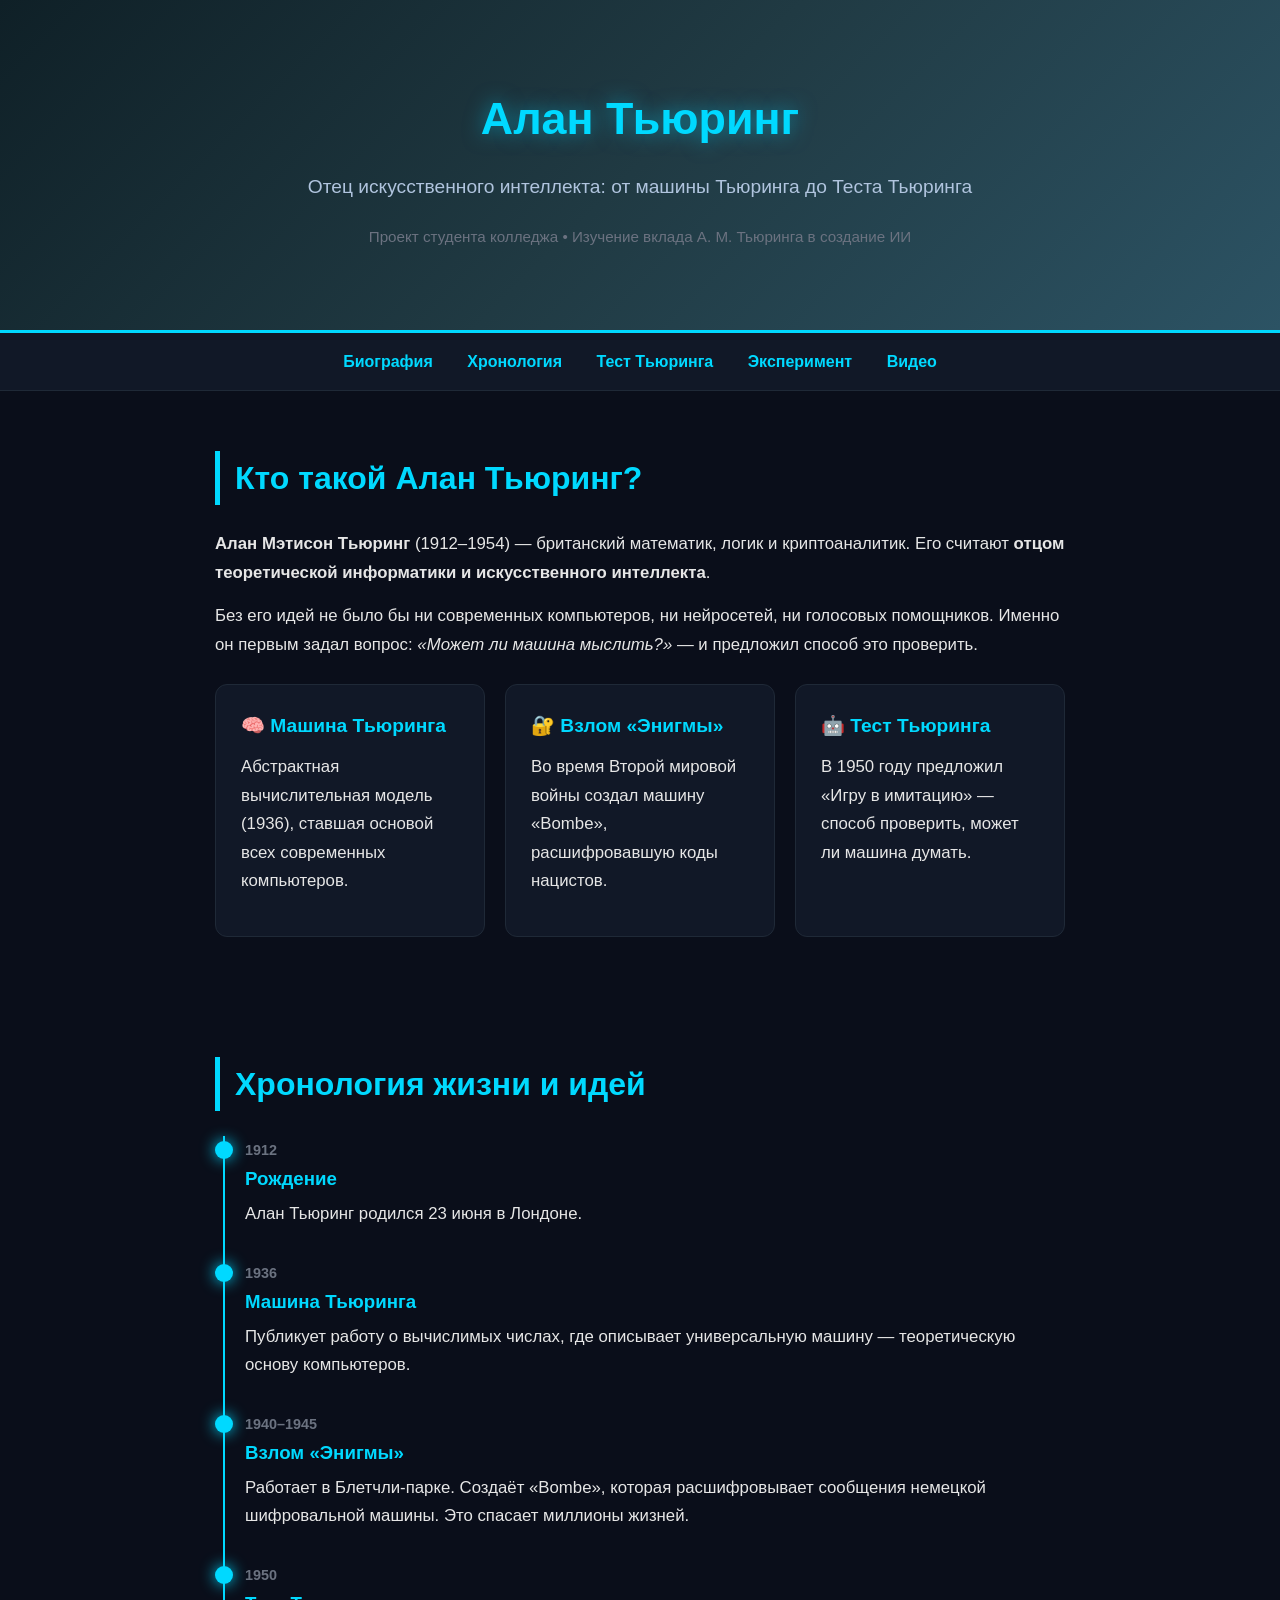
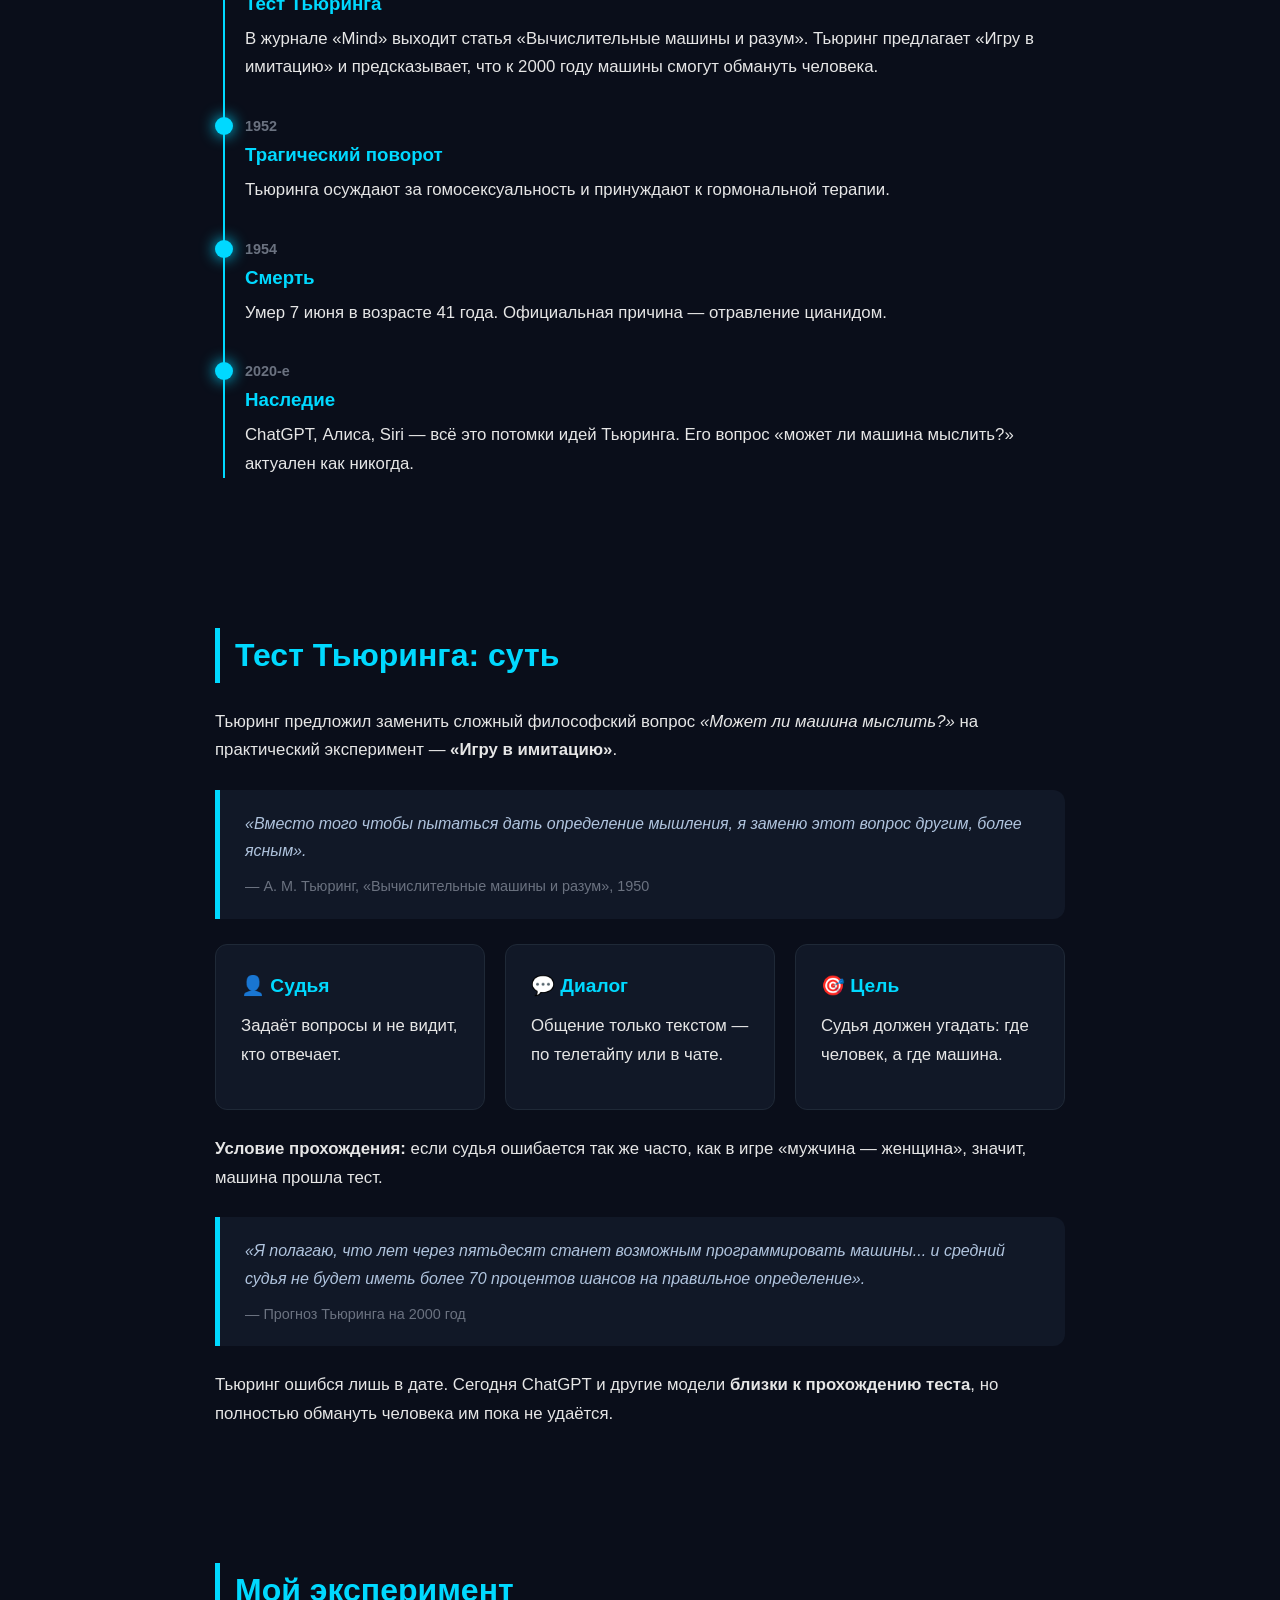
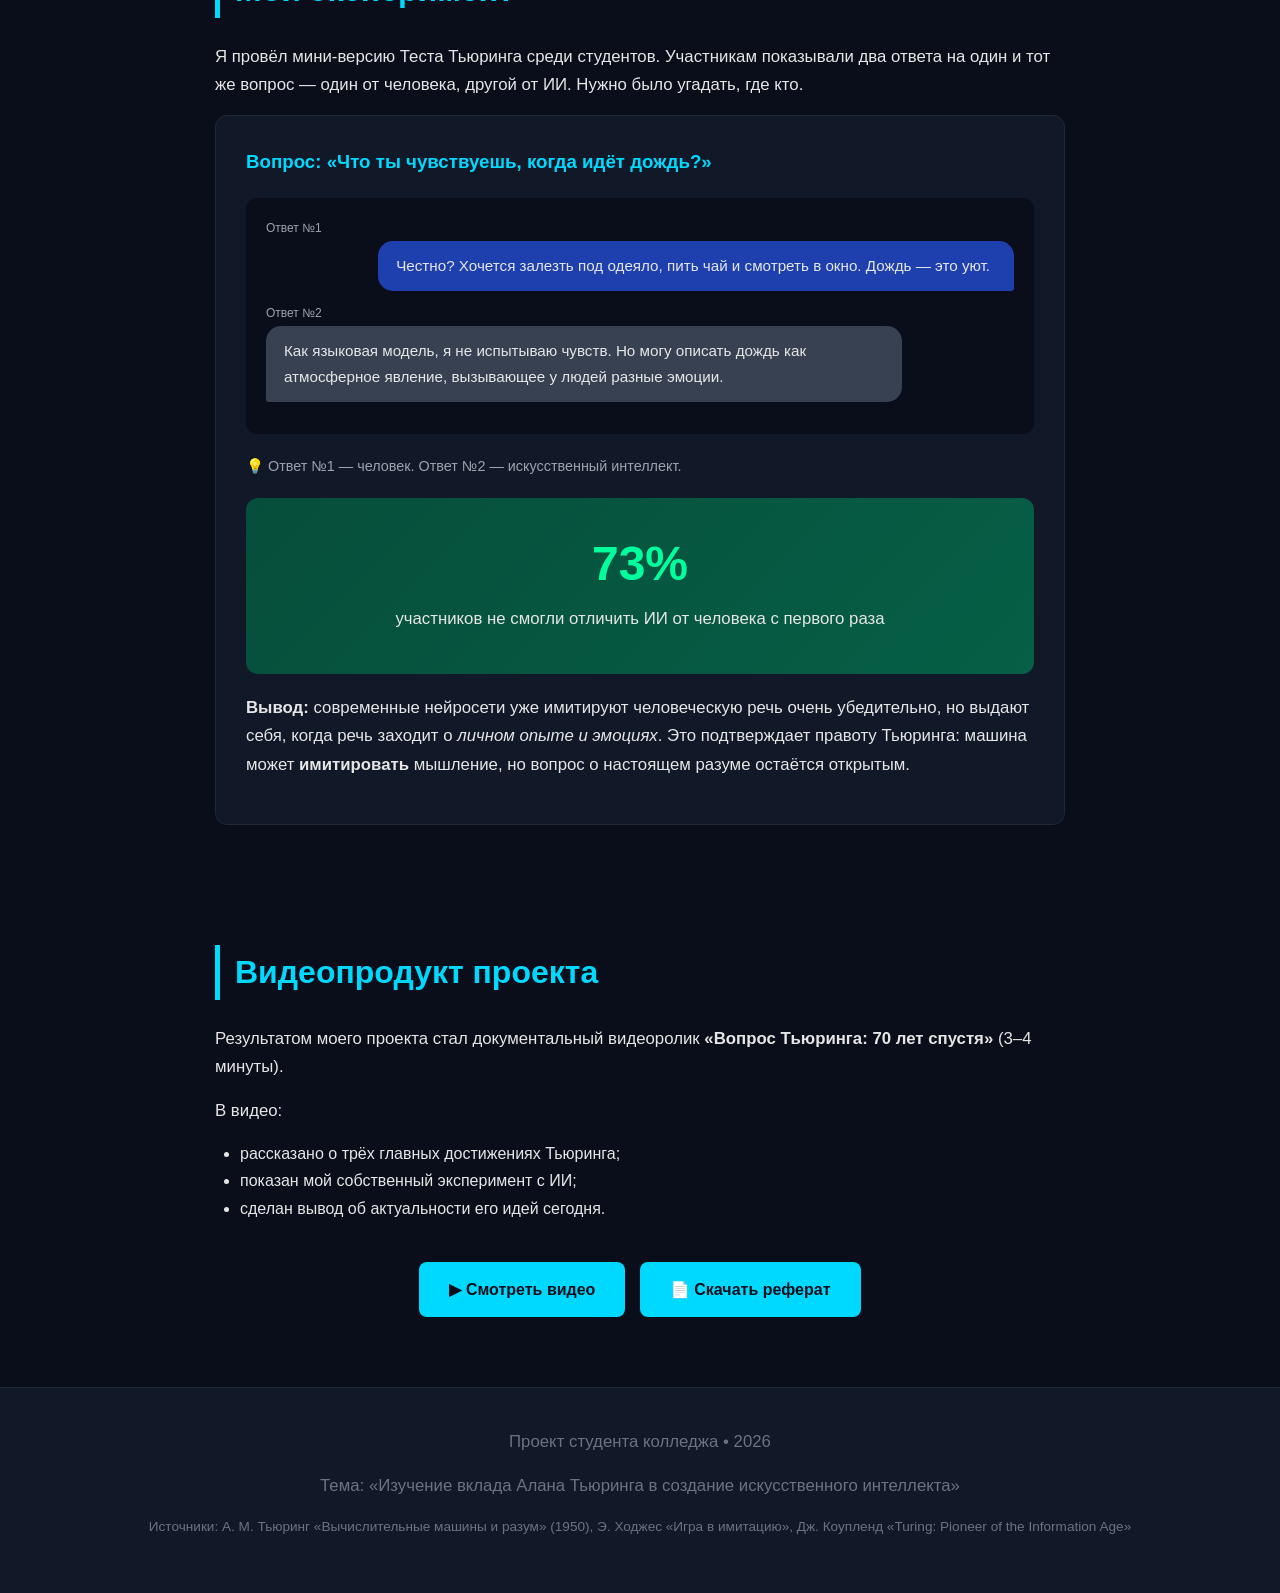
<file: index.html>
<!DOCTYPE html>
<html lang="ru">
<head>
<meta charset="UTF-8">
<meta name="viewport" content="width=device-width, initial-scale=1.0">
<title>Алан Тьюринг — отец искусственного интеллекта</title>
<link rel="stylesheet" href="style.css">
</head>
<body>

<!-- ШАПКА -->
<header>
  <h1>Алан Тьюринг</h1>
  <p>Отец искусственного интеллекта: от машины Тьюринга до Теста Тьюринга</p>
  <p style="margin-top:20px; font-size:0.95em; color:#6b7280;">
    Проект студента колледжа • Изучение вклада А. М. Тьюринга в создание ИИ
  </p>
</header>

<!-- НАВИГАЦИЯ -->
<nav>
  <a href="#">Биография</a>
  <a href="#timeline">Хронология</a>
  <a href="#test">Тест Тьюринга</a>
  <a href="#experiment">Эксперимент</a>
  <a href="/video.html">Видео</a>
</nav>

<!-- БИОГРАФИЯ -->
<section id="bio">
  <h2>Кто такой Алан Тьюринг?</h2>
  <p>
    <strong>Алан Мэтисон Тьюринг</strong> (1912–1954) — британский математик, логик и криптоаналитик.
    Его считают <strong>отцом теоретической информатики и искусственного интеллекта</strong>.
  </p>
  <p>
    Без его идей не было бы ни современных компьютеров, ни нейросетей, ни голосовых помощников.
    Именно он первым задал вопрос: <em>«Может ли машина мыслить?»</em> — и предложил способ это проверить.
  </p>

  <div class="cards">
    <div class="card">
      <h3>🧠 Машина Тьюринга</h3>
      <p>Абстрактная вычислительная модель (1936), ставшая основой всех современных компьютеров.</p>
    </div>
    <div class="card">
      <h3>🔐 Взлом «Энигмы»</h3>
      <p>Во время Второй мировой войны создал машину «Bombe», расшифровавшую коды нацистов.</p>
    </div>
    <div class="card">
      <h3>🤖 Тест Тьюринга</h3>
      <p>В 1950 году предложил «Игру в имитацию» — способ проверить, может ли машина думать.</p>
    </div>
  </div>
</section>

<!-- ХРОНОЛОГИЯ -->
<section id="timeline">
  <h2>Хронология жизни и идей</h2>
  <div class="timeline">
    <div class="timeline-item">
      <span class="year">1912</span>
      <h3>Рождение</h3>
      <p>Алан Тьюринг родился 23 июня в Лондоне.</p>
    </div>
    <div class="timeline-item">
      <span class="year">1936</span>
      <h3>Машина Тьюринга</h3>
      <p>Публикует работу о вычислимых числах, где описывает универсальную машину — теоретическую основу компьютеров.</p>
    </div>
    <div class="timeline-item">
      <span class="year">1940–1945</span>
      <h3>Взлом «Энигмы»</h3>
      <p>Работает в Блетчли-парке. Создаёт «Bombe», которая расшифровывает сообщения немецкой шифровальной машины. Это спасает миллионы жизней.</p>
    </div>
    <div class="timeline-item">
      <span class="year">1950</span>
      <h3>Тест Тьюринга</h3>
      <p>В журнале «Mind» выходит статья «Вычислительные машины и разум». Тьюринг предлагает «Игру в имитацию» и предсказывает, что к 2000 году машины смогут обмануть человека.</p>
    </div>
    <div class="timeline-item">
      <span class="year">1952</span>
      <h3>Трагический поворот</h3>
      <p>Тьюринга осуждают за гомосексуальность и принуждают к гормональной терапии.</p>
    </div>
    <div class="timeline-item">
      <span class="year">1954</span>
      <h3>Смерть</h3>
      <p>Умер 7 июня в возрасте 41 года. Официальная причина — отравление цианидом.</p>
    </div>
    <div class="timeline-item">
      <span class="year">2020-е</span>
      <h3>Наследие</h3>
      <p>ChatGPT, Алиса, Siri — всё это потомки идей Тьюринга. Его вопрос «может ли машина мыслить?» актуален как никогда.</p>
    </div>
  </div>
</section>

<!-- ТЕСТ ТЬЮРИНГА -->
<section id="test">
  <h2>Тест Тьюринга: суть</h2>
  <p>
    Тьюринг предложил заменить сложный философский вопрос <em>«Может ли машина мыслить?»</em>
    на практический эксперимент — <strong>«Игру в имитацию»</strong>.
  </p>

  <blockquote>
    «Вместо того чтобы пытаться дать определение мышления, я заменю этот вопрос другим, более ясным».
    <cite>— А. М. Тьюринг, «Вычислительные машины и разум», 1950</cite>
  </blockquote>

  <div class="cards">
    <div class="card">
      <h3>👤 Судья</h3>
      <p>Задаёт вопросы и не видит, кто отвечает.</p>
    </div>
    <div class="card">
      <h3>💬 Диалог</h3>
      <p>Общение только текстом — по телетайпу или в чате.</p>
    </div>
    <div class="card">
      <h3>🎯 Цель</h3>
      <p>Судья должен угадать: где человек, а где машина.</p>
    </div>
  </div>

  <p style="margin-top:25px;">
    <strong>Условие прохождения:</strong> если судья ошибается так же часто, как в игре
    «мужчина — женщина», значит, машина прошла тест.
  </p>

  <blockquote>
    «Я полагаю, что лет через пятьдесят станет возможным программировать машины...
    и средний судья не будет иметь более 70 процентов шансов на правильное определение».
    <cite>— Прогноз Тьюринга на 2000 год</cite>
  </blockquote>

  <p>
    Тьюринг ошибся лишь в дате. Сегодня ChatGPT и другие модели <strong>близки к прохождению теста</strong>,
    но полностью обмануть человека им пока не удаётся.
  </p>
</section>

<!-- ЭКСПЕРИМЕНТ -->
<section id="experiment">
  <h2>Мой эксперимент</h2>
  <p>
    Я провёл мини-версию Теста Тьюринга среди студентов. Участникам показывали
    два ответа на один и тот же вопрос — один от человека, другой от ИИ.
    Нужно было угадать, где кто.
  </p>

  <div class="experiment">
    <h3 style="color:#00d9ff; margin-bottom:15px;">Вопрос: «Что ты чувствуешь, когда идёт дождь?»</h3>

    <div class="dialogue">
      <span class="label">Ответ №1</span>
      <div class="msg human">
        Честно? Хочется залезть под одеяло, пить чай и смотреть в окно. Дождь — это уют.
      </div>

      <span class="label">Ответ №2</span>
      <div class="msg ai">
        Как языковая модель, я не испытываю чувств. Но могу описать дождь как атмосферное явление, вызывающее у людей разные эмоции.
      </div>
    </div>

    <p style="color:#9ca3af; font-size:0.9em;">
      💡 Ответ №1 — человек. Ответ №2 — искусственный интеллект.
    </p>

    <div class="result">
      <div class="big">73%</div>
      <p>участников не смогли отличить ИИ от человека с первого раза</p>
    </div>

    <p style="margin-top:20px;">
      <strong>Вывод:</strong> современные нейросети уже имитируют человеческую речь очень убедительно,
      но выдают себя, когда речь заходит о <em>личном опыте и эмоциях</em>.
      Это подтверждает правоту Тьюринга: машина может <strong>имитировать</strong> мышление,
      но вопрос о настоящем разуме остаётся открытым.
    </p>
  </div>
</section>

<!-- ВИДЕО -->
<section id="video">
  <h2>Видеопродукт проекта</h2>
  <p>
    Результатом моего проекта стал документальный видеоролик
    <strong>«Вопрос Тьюринга: 70 лет спустя»</strong> (3–4 минуты).
  </p>
  <p>В видео:</p>
  <ul style="margin-left:25px; margin-bottom:20px;">
    <li>рассказано о трёх главных достижениях Тьюринга;</li>
    <li>показан мой собственный эксперимент с ИИ;</li>
    <li>сделан вывод об актуальности его идей сегодня.</li>
  </ul>

  <div style="text-align:center; margin-top:30px;">
    <a href="#" class="btn">▶ Смотреть видео</a>
    <a href="#" class="btn">📄 Скачать реферат</a>
  </div>
</section>

<!-- ПОДВАЛ -->
<footer>
  <p>Проект студента колледжа • 2026</p>
  <p style="margin-top:10px;">
    Тема: «Изучение вклада Алана Тьюринга в создание искусственного интеллекта»
  </p>
  <p style="margin-top:10px; font-size:0.85em;">
    Источники: А. М. Тьюринг «Вычислительные машины и разум» (1950), Э. Ходжес «Игра в имитацию», Дж. Коупленд «Turing: Pioneer of the Information Age»
  </p>
</footer>

</body>
</html>
</file>
<file: style.css>
* { margin: 0; padding: 0; box-sizing: border-box; }

  body {
    font-family: 'Segoe UI', Arial, sans-serif;
    background: #0a0e1a;
    color: #e6e6e6;
    line-height: 1.7;
  }

  /* Шапка */
  header {
    background: linear-gradient(135deg, #0f2027, #203a43, #2c5364);
    padding: 80px 20px;
    text-align: center;
    border-bottom: 3px solid #00d9ff;
  }

  header h1 {
    font-size: 2.8em;
    color: #00d9ff;
    margin-bottom: 15px;
    text-shadow: 0 0 20px rgba(0,217,255,0.5);
  }

  header p {
    font-size: 1.2em;
    color: #b0c4de;
    max-width: 700px;
    margin: 0 auto;
  }

  /* Навигация */
  nav {
    background: #111827;
    padding: 15px;
    text-align: center;
    position: sticky;
    top: 0;
    z-index: 100;
    border-bottom: 1px solid #1f2937;
  }

  nav a {
    color: #00d9ff;
    text-decoration: none;
    margin: 0 15px;
    font-weight: 600;
    transition: 0.3s;
  }

  nav a:hover { color: #fff; text-shadow: 0 0 10px #00d9ff; }

  /* Секции */
  section {
    max-width: 900px;
    margin: 0 auto;
    padding: 60px 25px;
  }

  h2 {
    font-size: 2em;
    color: #00d9ff;
    margin-bottom: 25px;
    border-left: 5px solid #00d9ff;
    padding-left: 15px;
  }

  p { margin-bottom: 15px; font-size: 1.05em; }

  /* Карточки */
  .cards {
    display: grid;
    grid-template-columns: repeat(auto-fit, minmax(250px, 1fr));
    gap: 20px;
    margin-top: 25px;
  }

  .card {
    background: #111827;
    border: 1px solid #1f2937;
    border-radius: 12px;
    padding: 25px;
    transition: 0.3s;
  }

  .card:hover {
    transform: translateY(-5px);
    border-color: #00d9ff;
    box-shadow: 0 10px 30px rgba(0,217,255,0.15);
  }

  .card h3 {
    color: #00d9ff;
    margin-bottom: 10px;
    font-size: 1.2em;
  }

  .card .date {
    font-size: 0.85em;
    color: #6b7280;
    margin-bottom: 10px;
  }

  /* Цитата */
  blockquote {
    background: #111827;
    border-left: 5px solid #00d9ff;
    padding: 20px 25px;
    margin: 25px 0;
    font-style: italic;
    color: #b0c4de;
    border-radius: 0 12px 12px 0;
  }

  blockquote cite {
    display: block;
    margin-top: 10px;
    font-size: 0.9em;
    color: #6b7280;
    font-style: normal;
  }

  /* Таймлайн */
  .timeline {
    position: relative;
    padding-left: 30px;
    margin-top: 25px;
  }

  .timeline::before {
    content: '';
    position: absolute;
    left: 8px;
    top: 0;
    bottom: 0;
    width: 2px;
    background: #00d9ff;
  }

  .timeline-item {
    position: relative;
    margin-bottom: 30px;
  }

  .timeline-item::before {
    content: '';
    position: absolute;
    left: -30px;
    top: 5px;
    width: 18px;
    height: 18px;
    border-radius: 50%;
    background: #00d9ff;
    box-shadow: 0 0 15px #00d9ff;
  }

  .timeline-item h3 { color: #00d9ff; margin-bottom: 5px; }
  .timeline-item .year { color: #6b7280; font-weight: 600; font-size: 0.9em; }

  /* Эксперимент */
  .experiment {
    background: #111827;
    border-radius: 12px;
    padding: 30px;
    border: 1px solid #1f2937;
  }

  .dialogue {
    background: #0a0e1a;
    border-radius: 10px;
    padding: 20px;
    margin: 20px 0;
  }

  .msg {
    padding: 12px 18px;
    border-radius: 15px;
    margin-bottom: 12px;
    max-width: 85%;
    font-size: 0.95em;
  }

  .human {
    background: #1e40af;
    margin-left: auto;
    border-bottom-right-radius: 3px;
  }

  .ai {
    background: #374151;
    border-bottom-left-radius: 3px;
  }

  .label {
    font-size: 0.75em;
    color: #9ca3af;
    margin-bottom: 3px;
    display: block;
  }

  /* Результат */
  .result {
    background: linear-gradient(135deg, #064e3b, #065f46);
    border-radius: 12px;
    padding: 25px;
    text-align: center;
    margin-top: 20px;
  }

  .result .big {
    font-size: 3em;
    color: #00ff9d;
    font-weight: bold;
  }

  /* Кнопки */
  .btn {
    display: inline-block;
    background: #00d9ff;
    color: #0a0e1a;
    padding: 14px 30px;
    border-radius: 8px;
    text-decoration: none;
    font-weight: bold;
    margin: 10px 5px;
    transition: 0.3s;
  }

  .btn:hover { background: #fff; transform: scale(1.05); }

  /* Подвал */
  footer {
    background: #111827;
    text-align: center;
    padding: 40px 20px;
    color: #6b7280;
    border-top: 1px solid #1f2937;
  }

  footer a { color: #00d9ff; text-decoration: none; }

  /* Плавная прокрутка */
  html { scroll-behavior: smooth; }

  @media (max-width: 600px) {
    header h1 { font-size: 1.8em; }
    nav a { margin: 0 8px; font-size: 0.9em; }
    h2 { font-size: 1.5em; }
  }
</file>
